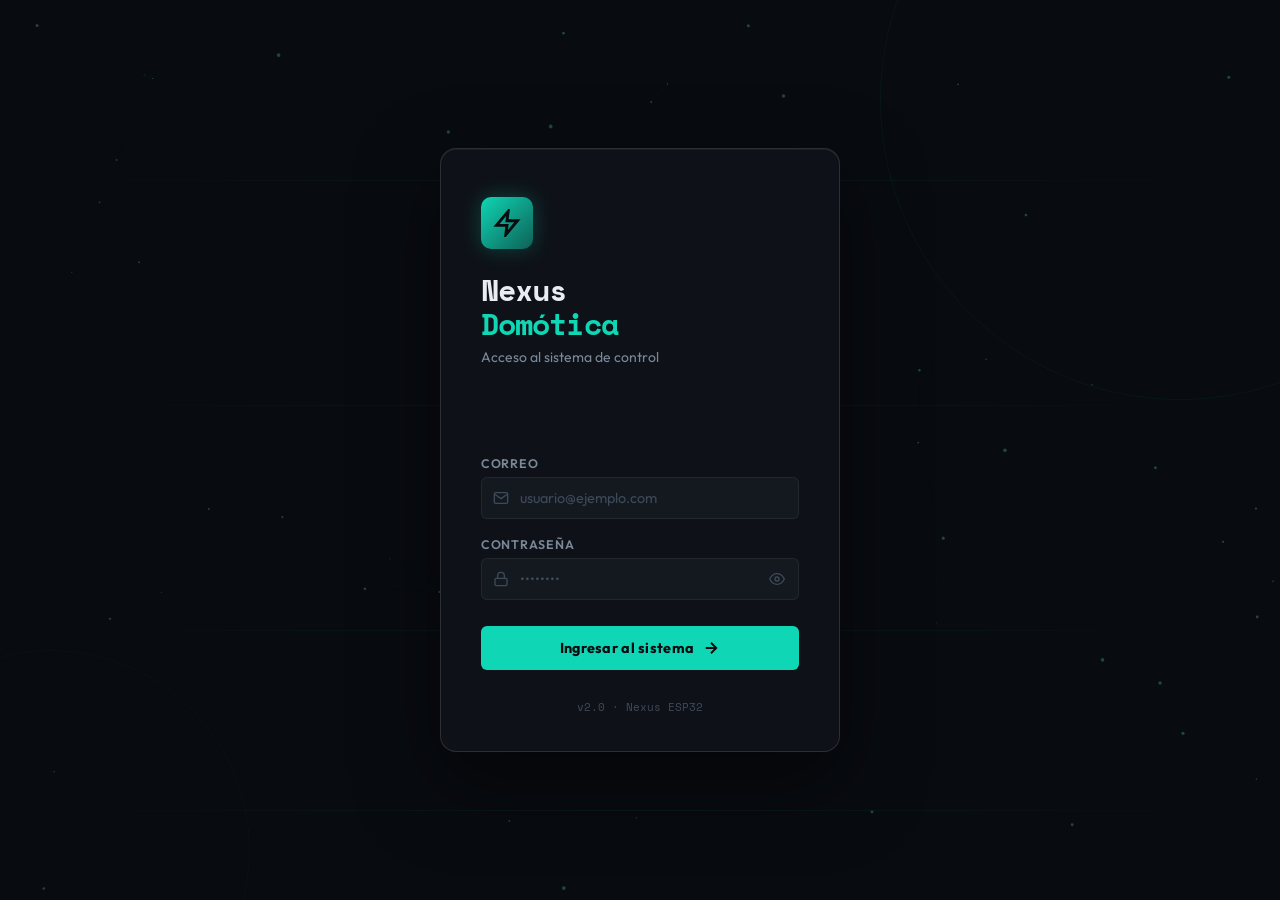
<file: index.html>
<!DOCTYPE html>
<html lang="es">

<head>
    <meta charset="UTF-8">
    <meta http-equiv="refresh" content="0; url=login.html">
    <title>Nexus Domótica</title>
    <script>window.location.replace('login.html');</script>
</head>

<body></body>

</html>
</file>
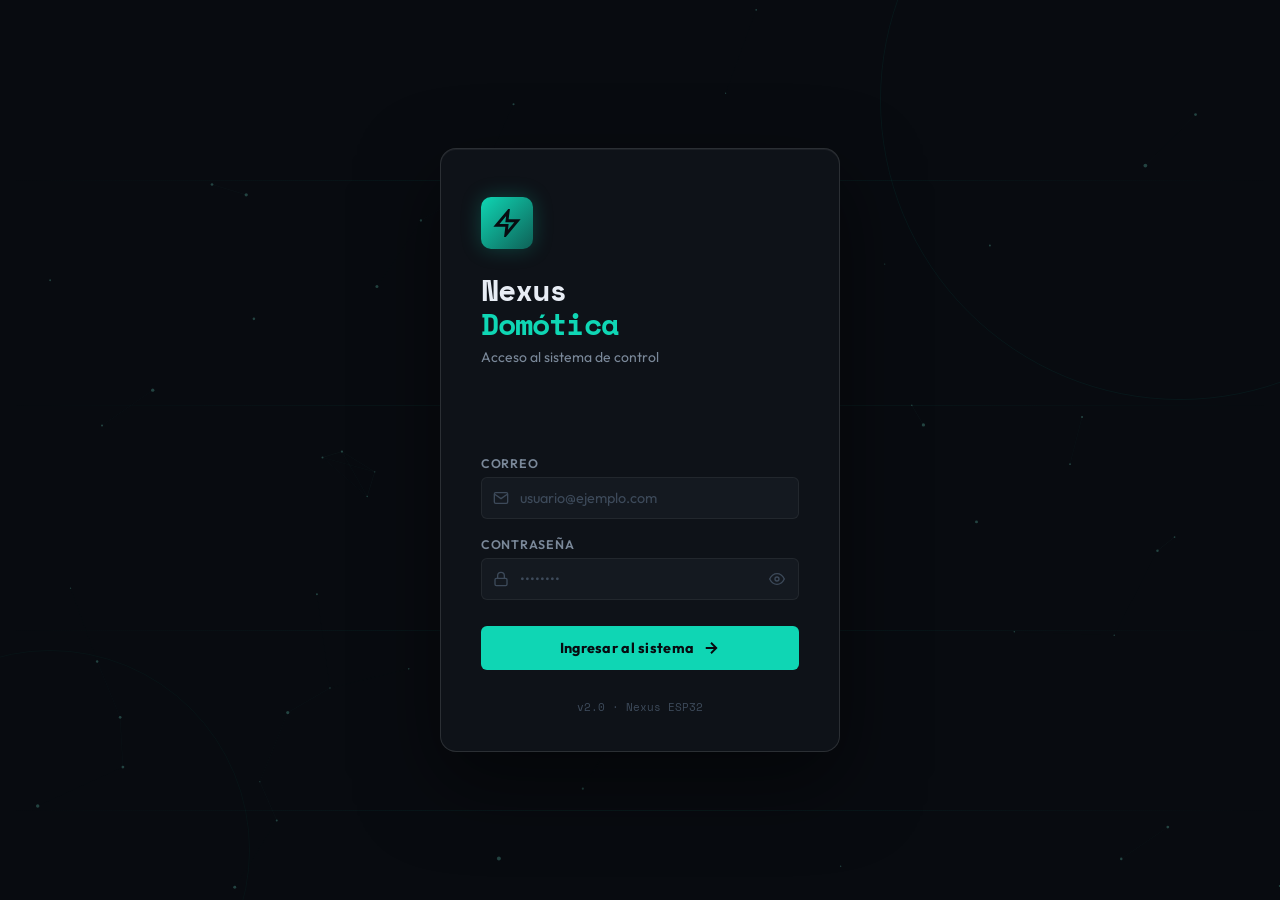
<file: login.html>
<!DOCTYPE html>
<html lang="es">

<head>
    <meta charset="UTF-8">
    <meta name="viewport" content="width=device-width, initial-scale=1.0">
    <title>Nexus Domótica — Acceso</title>
    <link rel="stylesheet" href="css/estilos.css">
    <link rel="preconnect" href="https://fonts.googleapis.com">
    <link
        href="https://fonts.googleapis.com/css2?family=Space+Mono:wght@400;700&family=Outfit:wght@300;400;500;600;700&display=swap"
        rel="stylesheet">
</head>

<body class="login-body">

    <!-- Fondo animado con nodos -->
    <canvas id="canvas-fondo" aria-hidden="true"></canvas>

    <div class="login-wrapper">
        <div class="login-deco" aria-hidden="true">
            <div class="deco-circle c1"></div>
            <div class="deco-circle c2"></div>
            <div class="deco-lines">
                <span></span><span></span><span></span><span></span>
            </div>
        </div>

        <div class="login-card">
            <div class="login-logo">
                <svg width="28" height="28" viewBox="0 0 24 24" fill="none" stroke="currentColor" stroke-width="2.5">
                    <polygon points="13 2 3 14 12 14 11 22 21 10 12 10 13 2"></polygon>
                </svg>
            </div>
            <h1 class="login-title">Nexus<br><span>Domótica</span></h1>
            <p class="login-sub">Acceso al sistema de control</p>

            <form id="form-login" class="form-login" novalidate>
                <div id="error-login" class="error-banner" role="alert" aria-live="assertive">
                    <svg width="14" height="14" viewBox="0 0 24 24" fill="none" stroke="currentColor"
                        stroke-width="2.5">
                        <circle cx="12" cy="12" r="10"></circle>
                        <line x1="12" y1="8" x2="12" y2="12"></line>
                        <line x1="12" y1="16" x2="12.01" y2="16"></line>
                    </svg>
                    <span class="error-texto">Credenciales incorrectas</span>
                </div>

                <div class="field-group">
                    <label for="correo">Correo</label>
                    <div class="field-wrap">
                        <svg class="field-icon" width="16" height="16" viewBox="0 0 24 24" fill="none"
                            stroke="currentColor" stroke-width="2">
                            <path d="M4 4h16c1.1 0 2 .9 2 2v12c0 1.1-.9 2-2 2H4c-1.1 0-2-.9-2-2V6c0-1.1.9-2 2-2z">
                            </path>
                            <polyline points="22,6 12,13 2,6"></polyline>
                        </svg>
                        <input type="email" id="correo" autocomplete="email" placeholder="usuario@ejemplo.com"
                            required />
                    </div>
                </div>

                <div class="field-group">
                    <label for="password">Contraseña</label>
                    <div class="field-wrap">
                        <svg class="field-icon" width="16" height="16" viewBox="0 0 24 24" fill="none"
                            stroke="currentColor" stroke-width="2">
                            <rect x="3" y="11" width="18" height="11" rx="2" ry="2"></rect>
                            <path d="M7 11V7a5 5 0 0 1 10 0v4"></path>
                        </svg>
                        <input type="password" id="password" autocomplete="current-password" placeholder="••••••••"
                            required />
                        <button type="button" class="toggle-pass" id="toggle-pass" aria-label="Mostrar contraseña"
                            tabindex="-1">
                            <!-- Ojo abierto (contraseña oculta) -->
                            <svg class="icon-eye-off" width="16" height="16" viewBox="0 0 24 24" fill="none" stroke="currentColor" stroke-width="2">
                                <path d="M1 12s4-8 11-8 11 8 11 8-4 8-11 8-11-8-11-8z"></path>
                                <circle cx="12" cy="12" r="3"></circle>
                            </svg>
                            <!-- Ojo cerrado (contraseña visible) -->
                            <svg class="icon-eye-on" width="16" height="16" viewBox="0 0 24 24" fill="none" stroke="currentColor" stroke-width="2" style="display:none">
                                <path d="M17.94 17.94A10.07 10.07 0 0 1 12 20c-7 0-11-8-11-8a18.45 18.45 0 0 1 5.06-5.94M9.9 4.24A9.12 9.12 0 0 1 12 4c7 0 11 8 11 8a18.5 18.5 0 0 1-2.16 3.19m-6.72-1.07a3 3 0 1 1-4.24-4.24"></path>
                                <line x1="1" y1="1" x2="23" y2="23"></line>
                            </svg>
                        </button>
                    </div>
                </div>

                <button type="submit" id="boton-ingresar" class="btn-login">
                    <span class="btn-texto">Ingresar al sistema</span>
                    <svg class="btn-arrow" width="18" height="18" viewBox="0 0 24 24" fill="none" stroke="currentColor"
                        stroke-width="2.5">
                        <line x1="5" y1="12" x2="19" y2="12"></line>
                        <polyline points="12 5 19 12 12 19"></polyline>
                    </svg>
                    <span class="btn-spinner"></span>
                </button>
            </form>

            <p class="login-version">v2.0 · Nexus ESP32</p>
        </div>
    </div>

    <script type="module" src="js/aplicacion.js"></script>
    <script>
        // Canvas de partículas
        const canvas = document.getElementById('canvas-fondo');
        const ctx = canvas.getContext('2d');
        let pts = [];
        function resize() { canvas.width = innerWidth; canvas.height = innerHeight; }
        function init() {
            pts = Array.from({ length: 60 }, () => ({
                x: Math.random() * canvas.width, y: Math.random() * canvas.height,
                vx: (Math.random() - 0.5) * 0.4, vy: (Math.random() - 0.5) * 0.4,
                r: Math.random() * 1.5 + 0.5
            }));
        }
        function draw() {
            ctx.clearRect(0, 0, canvas.width, canvas.height);
            pts.forEach(p => {
                p.x += p.vx; p.y += p.vy;
                if (p.x < 0 || p.x > canvas.width) p.vx *= -1;
                if (p.y < 0 || p.y > canvas.height) p.vy *= -1;
                ctx.beginPath(); ctx.arc(p.x, p.y, p.r, 0, Math.PI * 2);
                ctx.fillStyle = 'rgba(99,200,180,0.5)'; ctx.fill();
            });
            pts.forEach((a, i) => pts.slice(i + 1).forEach(b => {
                const d = Math.hypot(a.x - b.x, a.y - b.y);
                if (d < 120) {
                    ctx.beginPath(); ctx.moveTo(a.x, a.y); ctx.lineTo(b.x, b.y);
                    ctx.strokeStyle = `rgba(99,200,180,${0.15 * (1 - d / 120)})`; ctx.lineWidth = 0.5; ctx.stroke();
                }
            }));
            requestAnimationFrame(draw);
        }
        resize(); init(); draw();
        window.addEventListener('resize', () => { resize(); init(); });

        // Toggle password con ícono animado
        const toggleBtn = document.getElementById('toggle-pass');
        const passInput = document.getElementById('password');
        const iconOff = toggleBtn.querySelector('.icon-eye-off');
        const iconOn = toggleBtn.querySelector('.icon-eye-on');

        toggleBtn.addEventListener('click', () => {
            const isPassword = passInput.type === 'password';
            passInput.type = isPassword ? 'text' : 'password';
            iconOff.style.display = isPassword ? 'none' : '';
            iconOn.style.display = isPassword ? '' : 'none';
            toggleBtn.setAttribute('aria-label', isPassword ? 'Ocultar contraseña' : 'Mostrar contraseña');
        });
    </script>
</body>

</html>
</file>
<file: css/estilos.css>
/* =========================================================
   NEXUS DOMÓTICA — ESTILOS v2.0
   Fuentes: Space Mono (display/mono) + Outfit (UI)
   Tema: Dark industrial-tech con acentos teal
========================================================= */

/* =========================================================
   VARIABLES
========================================================= */
:root {
    /* Fondo */
    --bg-base: #080b10;
    --bg-surface: #0e1218;
    --bg-elevated: #141920;
    --bg-overlay: rgba(20, 25, 32, 0.95);

    /* Acentos */
    --teal: #0fd6b4;
    --teal-dim: rgba(15, 214, 180, 0.12);
    --teal-glow: 0 0 20px rgba(15, 214, 180, 0.25);
    --amber: #f59e0b;
    --red: #f43f5e;
    --green: #10b981;

    /* Texto */
    --txt-hi: #e8edf5;
    --txt-mid: #7a8899;
    --txt-lo: #3d4a5a;

    /* Bordes */
    --border: rgba(255, 255, 255, 0.06);
    --border-hi: rgba(255, 255, 255, 0.12);

    /* Layout */
    --sidebar-w: 220px;
    --radius-lg: 16px;
    --radius-md: 10px;
    --radius-sm: 6px;

    /* Transiciones */
    --ease: cubic-bezier(0.4, 0, 0.2, 1);
    --t-fast: 0.15s var(--ease);
    --t-mid: 0.25s var(--ease);
    --t-slow: 0.4s var(--ease);
}

/* =========================================================
   RESET
========================================================= */
*,
*::before,
*::after {
    margin: 0;
    padding: 0;
    box-sizing: border-box;
}

html {
    scroll-behavior: smooth;
}

body {
    font-family: 'Outfit', sans-serif;
    background: var(--bg-base);
    color: var(--txt-hi);
    min-height: 100vh;
    overflow-x: hidden;
    -webkit-font-smoothing: antialiased;
}

button {
    font-family: inherit;
    cursor: pointer;
}

input,
select,
textarea {
    font-family: inherit;
}

a {
    text-decoration: none;
}

/* =========================================================
   LOGIN
========================================================= */
.login-body {
    display: flex;
    min-height: 100vh;
    background: var(--bg-base);
    position: relative;
    overflow: hidden;
}

#canvas-fondo {
    position: fixed;
    inset: 0;
    z-index: 0;
    opacity: 0.6;
}

.login-wrapper {
    display: flex;
    width: 100%;
    min-height: 100vh;
    align-items: center;
    justify-content: center;
    z-index: 1;
    padding: 20px;
}

.login-deco {
    position: fixed;
    inset: 0;
    pointer-events: none;
    z-index: 0;
}

.deco-circle {
    position: absolute;
    border-radius: 50%;
    border: 1px solid var(--teal);
    opacity: 0.06;
    animation: pulso 8s ease-in-out infinite;
}

.c1 {
    width: 600px;
    height: 600px;
    top: -200px;
    right: -200px;
    animation-delay: 0s;
}

.c2 {
    width: 400px;
    height: 400px;
    bottom: -150px;
    left: -150px;
    opacity: 0.04;
    animation-delay: 4s;
}

.deco-lines {
    position: absolute;
    left: 0;
    top: 0;
    right: 0;
    bottom: 0;
    overflow: hidden;
}

.deco-lines span {
    position: absolute;
    display: block;
    height: 1px;
    background: linear-gradient(90deg, transparent, rgba(15, 214, 180, 0.08), transparent);
    width: 100%;
    animation: scan 12s linear infinite;
}

.deco-lines span:nth-child(1) {
    top: 20%;
    animation-delay: 0s;
}

.deco-lines span:nth-child(2) {
    top: 45%;
    animation-delay: 3s;
}

.deco-lines span:nth-child(3) {
    top: 70%;
    animation-delay: 6s;
}

.deco-lines span:nth-child(4) {
    top: 90%;
    animation-delay: 9s;
}

@keyframes scan {
    0% {
        transform: translateX(-100%);
        opacity: 0;
    }

    10% {
        opacity: 1;
    }

    90% {
        opacity: 1;
    }

    100% {
        transform: translateX(100%);
        opacity: 0;
    }
}

@keyframes pulso {

    0%,
    100% {
        transform: scale(1);
    }

    50% {
        transform: scale(1.05);
    }
}

.login-card {
    position: relative;
    z-index: 2;
    background: var(--bg-surface);
    border: 1px solid var(--border-hi);
    border-radius: var(--radius-lg);
    padding: 48px 40px 36px;
    width: 100%;
    max-width: 400px;
    box-shadow: 0 30px 80px rgba(0, 0, 0, 0.5), inset 0 1px 0 rgba(255, 255, 255, 0.06);
    animation: slideUp 0.5s var(--ease) both;
}

@keyframes slideUp {
    from {
        opacity: 0;
        transform: translateY(20px);
    }

    to {
        opacity: 1;
        transform: translateY(0);
    }
}

.login-logo {
    width: 52px;
    height: 52px;
    background: linear-gradient(135deg, var(--teal), rgba(15, 214, 180, 0.4));
    border-radius: var(--radius-md);
    display: flex;
    align-items: center;
    justify-content: center;
    margin-bottom: 24px;
    color: var(--bg-base);
    box-shadow: var(--teal-glow);
}

.login-title {
    font-family: 'Space Mono', monospace;
    font-size: 1.9rem;
    font-weight: 700;
    line-height: 1.1;
    margin-bottom: 8px;
    letter-spacing: -0.03em;
}

.login-title span {
    color: var(--teal);
}

.login-sub {
    font-size: 0.875rem;
    color: var(--txt-mid);
    margin-bottom: 32px;
}

/* Formulario login */
.form-login {
    display: flex;
    flex-direction: column;
    gap: 18px;
}

.field-group {
    display: flex;
    flex-direction: column;
    gap: 6px;
}

.field-group label {
    font-size: 0.78rem;
    font-weight: 600;
    color: var(--txt-mid);
    letter-spacing: 0.06em;
    text-transform: uppercase;
}

.campo-opcional {
    font-weight: 400;
    text-transform: none;
    letter-spacing: 0;
    font-size: 0.75rem;
    color: var(--txt-lo);
}

.field-wrap {
    position: relative;
    display: flex;
    align-items: center;
}

.field-icon {
    position: absolute;
    left: 12px;
    color: var(--txt-lo);
    pointer-events: none;
    flex-shrink: 0;
}

.field-wrap input,
.field-wrap select {
    width: 100%;
    background: var(--bg-elevated);
    border: 1px solid var(--border);
    border-radius: var(--radius-sm);
    padding: 11px 12px 11px 38px;
    color: var(--txt-hi);
    font-size: 0.9rem;
    transition: var(--t-fast);
}

.field-wrap input:focus,
.field-wrap select:focus {
    outline: none;
    border-color: var(--teal);
    background: rgba(15, 214, 180, 0.04);
    box-shadow: 0 0 0 3px rgba(15, 214, 180, 0.1);
}

.field-wrap input::placeholder {
    color: var(--txt-lo);
}

.toggle-pass {
    position: absolute;
    right: 10px;
    background: none;
    border: none;
    color: var(--txt-lo);
    padding: 4px;
    display: flex;
    align-items: center;
    transition: color var(--t-fast);
}

.toggle-pass:hover {
    color: var(--teal);
}

.error-banner {
    display: flex;
    align-items: center;
    gap: 8px;
    background: rgba(244, 63, 94, 0.08);
    border: 1px solid rgba(244, 63, 94, 0.2);
    border-radius: var(--radius-sm);
    padding: 10px 14px;
    font-size: 0.85rem;
    color: #fb7185;
    opacity: 0;
    transition: opacity 0.3s var(--ease);
}

.error-banner.visible {
    opacity: 1;
}

/* Botón login */
.btn-login {
    display: flex;
    align-items: center;
    justify-content: center;
    gap: 8px;
    margin-top: 8px;
    padding: 13px 20px;
    background: var(--teal);
    color: var(--bg-base);
    border: none;
    border-radius: var(--radius-sm);
    font-size: 0.9rem;
    font-weight: 700;
    letter-spacing: 0.02em;
    transition: var(--t-fast);
    position: relative;
    overflow: hidden;
}

.btn-login::before {
    content: '';
    position: absolute;
    inset: 0;
    background: rgba(255, 255, 255, 0);
    transition: background var(--t-fast);
}

.btn-login:hover {
    transform: translateY(-1px);
    box-shadow: var(--teal-glow);
}

.btn-login:hover::before {
    background: rgba(255, 255, 255, 0.08);
}

.btn-login:active {
    transform: translateY(0);
}

.btn-login .btn-arrow {
    transition: transform var(--t-fast);
}

.btn-login:hover .btn-arrow {
    transform: translateX(3px);
}

/* Estado loading botón */
.btn-login.cargando .btn-texto,
.btn-login.cargando .btn-arrow {
    display: none;
}

.btn-login.cargando .btn-spinner {
    display: inline-block;
}

.btn-spinner {
    display: none;
    width: 18px;
    height: 18px;
    border: 2px solid rgba(8, 11, 16, 0.3);
    border-top-color: var(--bg-base);
    border-radius: 50%;
    animation: spin 0.8s linear infinite;
}

.login-version {
    margin-top: 28px;
    text-align: center;
    font-family: 'Space Mono', monospace;
    font-size: 0.7rem;
    color: var(--txt-lo);
}

/* =========================================================
   LAYOUT DASHBOARD (sidebar + main)
========================================================= */
.dashboard-body {
    display: flex;
    min-height: 100vh;
}

/* === SIDEBAR === */
.sidebar {
    width: var(--sidebar-w);
    background: var(--bg-surface);
    border-right: 1px solid var(--border);
    display: flex;
    flex-direction: column;
    position: fixed;
    top: 0;
    left: 0;
    bottom: 0;
    z-index: 50;
    padding: 0 0 16px;
}

.sidebar-brand {
    display: flex;
    align-items: center;
    gap: 12px;
    padding: 20px 20px 16px;
    border-bottom: 1px solid var(--border);
    margin-bottom: 12px;
}

.brand-icon {
    width: 36px;
    height: 36px;
    background: var(--teal);
    color: var(--bg-base);
    border-radius: var(--radius-sm);
    display: flex;
    align-items: center;
    justify-content: center;
    flex-shrink: 0;
    box-shadow: 0 0 12px rgba(15, 214, 180, 0.3);
}

.brand-name {
    font-family: 'Space Mono', monospace;
    font-size: 1rem;
    font-weight: 700;
    color: var(--txt-hi);
    letter-spacing: 0.05em;
}

.sidebar-nav {
    flex: 1;
    padding: 0 10px;
    display: flex;
    flex-direction: column;
    gap: 4px;
}

.nav-item {
    display: flex;
    align-items: center;
    gap: 10px;
    padding: 10px 12px;
    border-radius: var(--radius-sm);
    color: var(--txt-mid);
    font-size: 0.875rem;
    font-weight: 500;
    transition: var(--t-fast);
    position: relative;
}

.nav-item:hover {
    color: var(--txt-hi);
    background: var(--border);
}

.nav-item.active {
    color: var(--teal);
    background: var(--teal-dim);
}

.nav-item.active::before {
    content: '';
    position: absolute;
    left: 0;
    top: 6px;
    bottom: 6px;
    width: 3px;
    background: var(--teal);
    border-radius: 0 2px 2px 0;
}

.sidebar-bottom {
    padding: 12px 16px 0;
    border-top: 1px solid var(--border);
    display: flex;
    flex-direction: column;
    gap: 10px;
}

/* Status WebSocket */
.ws-status {
    display: flex;
    align-items: center;
    gap: 8px;
    padding: 8px 10px;
    background: var(--bg-elevated);
    border-radius: var(--radius-sm);
    border: 1px solid var(--border);
}

.ws-dot {
    width: 7px;
    height: 7px;
    border-radius: 50%;
    background: var(--txt-lo);
    flex-shrink: 0;
    transition: background var(--t-mid);
}

.ws-label {
    font-size: 0.75rem;
    color: var(--txt-mid);
    transition: color var(--t-mid);
}

.ws-status.conectado .ws-dot {
    background: var(--teal);
    box-shadow: 0 0 6px var(--teal);
}

.ws-status.conectado .ws-label {
    color: var(--teal);
}

.ws-status.desconectado .ws-dot {
    background: var(--red);
}

.ws-status.desconectado .ws-label {
    color: #fb7185;
}

/* Usuario mini */
.usuario-mini {
    display: flex;
    align-items: center;
    gap: 10px;
}

.usuario-avatar {
    width: 30px;
    height: 30px;
    background: linear-gradient(135deg, var(--teal), rgba(15, 214, 180, 0.4));
    border-radius: 50%;
    display: flex;
    align-items: center;
    justify-content: center;
    font-family: 'Space Mono', monospace;
    font-size: 0.7rem;
    font-weight: 700;
    color: var(--bg-base);
    flex-shrink: 0;
}

.usuario-nombre {
    font-size: 0.82rem;
    color: var(--txt-mid);
    white-space: nowrap;
    overflow: hidden;
    text-overflow: ellipsis;
    max-width: 110px;
}

.btn-logout {
    align-self: flex-start;
    background: none;
    border: 1px solid var(--border);
    color: var(--txt-mid);
    width: 32px;
    height: 32px;
    border-radius: var(--radius-sm);
    display: flex;
    align-items: center;
    justify-content: center;
    transition: var(--t-fast);
    margin-left: auto;
    margin-top: -40px;
}

.btn-logout:hover {
    background: rgba(244, 63, 94, 0.1);
    border-color: var(--red);
    color: #fb7185;
}

/* Botón cerrar sidebar en móvil */
.sidebar-close {
    display: none;
    background: none;
    border: none;
    color: var(--txt-mid);
    cursor: pointer;
    padding: 4px;
    margin-left: auto;
    transition: color var(--t-fast);
}

.sidebar-close:hover {
    color: var(--txt-hi);
}

/* Overlay oscuro al abrir sidebar en móvil */
.sidebar-overlay {
    display: none;
    position: fixed;
    inset: 0;
    background: rgba(0, 0, 0, 0.6);
    backdrop-filter: blur(2px);
    z-index: 49;
    opacity: 0;
    transition: opacity var(--t-mid);
}

.sidebar-overlay.visible {
    opacity: 1;
}

/* Botón hamburger */
.hamburger {
    display: none;
    background: none;
    border: 1px solid var(--border);
    color: var(--txt-mid);
    width: 38px;
    height: 38px;
    border-radius: var(--radius-sm);
    align-items: center;
    justify-content: center;
    cursor: pointer;
    transition: var(--t-fast);
    flex-shrink: 0;
}

.hamburger:hover {
    border-color: var(--teal);
    color: var(--teal);
}

/* Header left con hamburger */
.header-left {
    display: flex;
    align-items: center;
    gap: 14px;
}

/* === MAIN CONTENT === */
.main-content {
    margin-left: var(--sidebar-w);
    flex: 1;
    padding: 32px 40px;
    min-height: 100vh;
}

.page-header {
    display: flex;
    align-items: flex-start;
    justify-content: space-between;
    margin-bottom: 32px;
    gap: 16px;
}

.page-title {
    font-family: 'Space Mono', monospace;
    font-size: 1.6rem;
    font-weight: 700;
    letter-spacing: -0.02em;
    color: var(--txt-hi);
}

.page-subtitle {
    font-size: 0.875rem;
    color: var(--txt-mid);
    margin-top: 4px;
}

.clock {
    font-family: 'Space Mono', monospace;
    font-size: 1.1rem;
    color: var(--teal);
    background: var(--teal-dim);
    border: 1px solid rgba(15, 214, 180, 0.15);
    padding: 8px 16px;
    border-radius: var(--radius-sm);
    letter-spacing: 0.08em;
}

/* =========================================================
   RELÉS — PANEL PRINCIPAL
========================================================= */
.contenedor-reles {
    display: flex;
    flex-direction: column;
    gap: 32px;
}

.grupo-dispositivo {
    animation: fadeIn 0.4s var(--ease) both;
}

@keyframes fadeIn {
    from {
        opacity: 0;
        transform: translateY(10px);
    }

    to {
        opacity: 1;
        transform: translateY(0);
    }
}

.grupo-header {
    display: flex;
    align-items: center;
    justify-content: space-between;
    margin-bottom: 16px;
    padding-bottom: 12px;
    border-bottom: 1px solid var(--border);
}

.grupo-titulo {
    display: flex;
    align-items: center;
    gap: 10px;
}

.grupo-titulo h2 {
    font-family: 'Space Mono', monospace;
    font-size: 0.9rem;
    font-weight: 700;
    color: var(--txt-mid);
    letter-spacing: 0.08em;
    text-transform: uppercase;
}

.badge-conexion {
    font-size: 0.72rem;
    font-weight: 600;
    padding: 4px 10px;
    border-radius: 20px;
    letter-spacing: 0.04em;
}

.badge-conexion.en-linea {
    background: rgba(16, 185, 129, 0.1);
    color: #34d399;
    border: 1px solid rgba(16, 185, 129, 0.2);
}

.badge-conexion.fuera-linea {
    background: rgba(244, 63, 94, 0.08);
    color: #fb7185;
    border: 1px solid rgba(244, 63, 94, 0.15);
}

.grid-reles {
    display: grid;
    grid-template-columns: repeat(auto-fill, minmax(260px, 1fr));
    gap: 16px;
}

/* Tarjeta relé */
.tarjeta-rele {
    background: var(--bg-surface);
    border: 1px solid var(--border);
    border-radius: var(--radius-md);
    padding: 20px;
    position: relative;
    overflow: hidden;
    transition: transform var(--t-mid), border-color var(--t-mid), box-shadow var(--t-mid);
    cursor: default;
}

.tarjeta-rele::after {
    content: '';
    position: absolute;
    inset: 0;
    border-radius: var(--radius-md);
    opacity: 0;
    transition: opacity var(--t-mid);
    background: radial-gradient(circle at 50% 0%, rgba(15, 214, 180, 0.05), transparent 60%);
    pointer-events: none; /* No interceptar clicks del toggle button */
}

.tarjeta-rele:hover {
    transform: translateY(-3px);
    border-color: var(--border-hi);
    box-shadow: 0 12px 30px rgba(0, 0, 0, 0.3);
}

.tarjeta-rele.encendido {
    border-color: rgba(15, 214, 180, 0.25);
}

.tarjeta-rele.encendido::after {
    opacity: 1;
}

.tarjeta-rele.encendido::before {
    content: '';
    position: absolute;
    top: 0;
    left: 0;
    right: 0;
    height: 2px;
    background: linear-gradient(90deg, transparent, var(--teal), transparent);
    pointer-events: none; /* No interceptar clicks */
}

.tarjeta-header {
    display: flex;
    justify-content: space-between;
    align-items: center;
    margin-bottom: 14px;
}

.icono-rele {
    font-size: 1.3rem;
    width: 40px;
    height: 40px;
    background: var(--bg-elevated);
    border: 1px solid var(--border);
    border-radius: var(--radius-sm);
    display: flex;
    align-items: center;
    justify-content: center;
}

.pin-badge {
    font-family: 'Space Mono', monospace;
    font-size: 0.68rem;
    color: var(--txt-lo);
    background: var(--bg-elevated);
    border: 1px solid var(--border);
    padding: 3px 8px;
    border-radius: 4px;
}

.nombre-rele {
    font-size: 0.97rem;
    font-weight: 600;
    color: var(--txt-hi);
    margin-bottom: 4px;
}

.desc-rele {
    font-size: 0.8rem;
    color: var(--txt-mid);
    line-height: 1.5;
    margin-bottom: 18px;
}

.tarjeta-footer {
    display: flex;
    align-items: center;
    justify-content: space-between;
    padding: 10px 14px;
    background: var(--bg-elevated);
    border-radius: var(--radius-sm);
    border: 1px solid var(--border);
}

.estado-texto {
    font-size: 0.8rem;
    font-weight: 600;
    color: var(--txt-mid);
    font-family: 'Space Mono', monospace;
    letter-spacing: 0.04em;
    transition: color var(--t-fast);
}

.tarjeta-rele.encendido .estado-texto {
    color: var(--teal);
}

/* Toggle switch */
.toggle-btn {
    appearance: none;
    -webkit-appearance: none;
    border: none;
    outline: none;
    cursor: pointer;
    width: 46px;
    height: 26px;
    border-radius: 13px;
    background: var(--bg-base);
    border: 1px solid var(--border-hi);
    position: relative;
    z-index: 1; /* Siempre encima de los overlays decorativos de la tarjeta */
    transition: background var(--t-mid), border-color var(--t-mid), box-shadow var(--t-mid);
}

.toggle-thumb {
    position: absolute;
    top: 3px;
    left: 3px;
    width: 18px;
    height: 18px;
    background: var(--txt-lo);
    border-radius: 50%;
    transition: transform var(--t-mid), background var(--t-mid);
}

.toggle-btn.activo {
    background: var(--teal);
    border-color: var(--teal);
    box-shadow: 0 0 12px rgba(15, 214, 180, 0.3);
}

.toggle-btn.activo .toggle-thumb {
    transform: translateX(20px);
    background: var(--bg-base);
}

.toggle-btn.cargando {
    opacity: 0.5;
    pointer-events: none;
}

.toggle-btn.cargando .toggle-thumb {
    background: transparent;
    border: 2px solid rgba(255, 255, 255, 0.5);
    border-top-color: transparent;
    animation: spin 0.8s linear infinite;
}

/* Estado vacío */
.vacio {
    text-align: center;
    padding: 60px 20px;
    color: var(--txt-mid);
    background: var(--bg-surface);
    border: 1px dashed var(--border-hi);
    border-radius: var(--radius-md);
    font-size: 0.9rem;
}

/* =========================================================
   ADMIN — TABS
========================================================= */
.admin-tabs {
    display: flex;
    gap: 4px;
    background: var(--bg-surface);
    border: 1px solid var(--border);
    border-radius: var(--radius-md);
    padding: 4px;
    margin-bottom: 24px;
    width: fit-content;
}

.tab-btn {
    display: flex;
    align-items: center;
    gap: 8px;
    padding: 9px 18px;
    background: transparent;
    border: none;
    border-radius: var(--radius-sm);
    color: var(--txt-mid);
    font-size: 0.875rem;
    font-weight: 500;
    transition: var(--t-fast);
}

.tab-btn:hover {
    color: var(--txt-hi);
}

.tab-btn.active {
    background: var(--bg-elevated);
    color: var(--teal);
    border: 1px solid var(--border-hi);
}

.tab-panel {
    display: none;
    animation: fadeIn 0.3s var(--ease) both;
}

.tab-panel.active {
    display: block;
}

/* =========================================================
   ADMIN — PANEL HEADER + BOTÓN ACCIÓN
========================================================= */
.panel-header {
    display: flex;
    align-items: center;
    justify-content: space-between;
    margin-bottom: 16px;
}

.panel-title {
    font-family: 'Space Mono', monospace;
    font-size: 1rem;
    font-weight: 700;
    color: var(--txt-hi);
    letter-spacing: -0.01em;
}

.btn-accion {
    display: flex;
    align-items: center;
    gap: 6px;
    padding: 8px 16px;
    background: var(--teal);
    color: var(--bg-base);
    border: none;
    border-radius: var(--radius-sm);
    font-size: 0.82rem;
    font-weight: 700;
    transition: var(--t-fast);
}

.btn-accion:hover {
    opacity: 0.88;
    box-shadow: var(--teal-glow);
}

/* =========================================================
   ADMIN — FORM CARD
========================================================= */
.form-card {
    background: var(--bg-surface);
    border: 1px solid var(--border-hi);
    border-radius: var(--radius-md);
    padding: 24px;
    margin-bottom: 20px;
    animation: slideDown 0.25s var(--ease) both;
}

@keyframes slideDown {
    from {
        opacity: 0;
        transform: translateY(-8px);
    }

    to {
        opacity: 1;
        transform: translateY(0);
    }
}

.form-card-title {
    display: flex;
    align-items: center;
    gap: 8px;
    font-size: 0.875rem;
    font-weight: 600;
    color: var(--txt-mid);
    margin-bottom: 20px;
    padding-bottom: 14px;
    border-bottom: 1px solid var(--border);
}

.form-grid {
    display: grid;
    grid-template-columns: repeat(auto-fill, minmax(220px, 1fr));
    gap: 16px;
    margin-bottom: 20px;
}

/* Inputs sin ícono (dentro de form-card) */
.form-card .field-group input,
.form-card .field-group select {
    width: 100%;
    background: var(--bg-elevated);
    border: 1px solid var(--border);
    border-radius: var(--radius-sm);
    padding: 10px 12px;
    color: var(--txt-hi);
    font-size: 0.875rem;
    transition: var(--t-fast);
}

.form-card .field-group input:focus,
.form-card .field-group select:focus {
    outline: none;
    border-color: var(--teal);
    box-shadow: 0 0 0 3px rgba(15, 214, 180, 0.1);
}

.form-card .field-group input::placeholder {
    color: var(--txt-lo);
}

.form-card .field-group select {
    color: var(--txt-hi);
}

.form-card .field-group select option {
    background: var(--bg-elevated);
}

.form-actions {
    display: flex;
    gap: 10px;
    justify-content: flex-end;
}

.btn-cancelar {
    padding: 9px 18px;
    background: transparent;
    border: 1px solid var(--border-hi);
    color: var(--txt-mid);
    border-radius: var(--radius-sm);
    font-size: 0.85rem;
    transition: var(--t-fast);
}

.btn-cancelar:hover {
    color: var(--txt-hi);
    background: var(--border);
}

.btn-guardar {
    display: flex;
    align-items: center;
    gap: 8px;
    padding: 9px 20px;
    background: var(--teal);
    color: var(--bg-base);
    border: none;
    border-radius: var(--radius-sm);
    font-size: 0.85rem;
    font-weight: 700;
    transition: var(--t-fast);
    position: relative;
}

.btn-guardar:hover {
    opacity: 0.88;
}

.btn-guardar.cargando .btn-texto {
    display: none;
}

.btn-guardar.cargando .btn-spinner {
    display: inline-block;
}

.btn-guardar .btn-spinner {
    display: none;
    width: 16px;
    height: 16px;
    border: 2px solid rgba(8, 11, 16, 0.3);
    border-top-color: var(--bg-base);
    border-radius: 50%;
    animation: spin 0.8s linear infinite;
}

.form-msg {
    margin-top: 12px;
    font-size: 0.82rem;
    min-height: 20px;
    transition: opacity 0.3s;
}

.form-msg.ok {
    color: var(--teal);
}

.form-msg.err {
    color: #fb7185;
}

/* =========================================================
   TABLA ADMIN
========================================================= */
.tabla-wrap {
    background: var(--bg-surface);
    border: 1px solid var(--border);
    border-radius: var(--radius-md);
    overflow: hidden;
    overflow-x: auto; /* Scroll horizontal en tablas en móvil */
}

.tabla-loading {
    display: flex;
    align-items: center;
    justify-content: center;
    gap: 10px;
    padding: 40px;
    color: var(--txt-mid);
    font-size: 0.875rem;
}

.spinner-tabla {
    width: 18px;
    height: 18px;
    border: 2px solid var(--border-hi);
    border-top-color: var(--teal);
    border-radius: 50%;
    animation: spin 0.8s linear infinite;
    display: inline-block;
}

table {
    width: 100%;
    border-collapse: collapse;
}

thead tr {
    border-bottom: 1px solid var(--border);
}

thead th {
    padding: 12px 16px;
    text-align: left;
    font-family: 'Space Mono', monospace;
    font-size: 0.7rem;
    font-weight: 700;
    color: var(--txt-lo);
    letter-spacing: 0.08em;
    text-transform: uppercase;
    white-space: nowrap;
}

tbody tr {
    border-bottom: 1px solid var(--border);
    transition: background var(--t-fast);
}

tbody tr:last-child {
    border-bottom: none;
}

tbody tr:hover {
    background: rgba(255, 255, 255, 0.02);
}

tbody td {
    padding: 12px 16px;
    font-size: 0.85rem;
    color: var(--txt-hi);
    vertical-align: middle;
}

/* Pills / badges de tabla */
.pill {
    display: inline-flex;
    align-items: center;
    padding: 3px 10px;
    border-radius: 20px;
    font-size: 0.72rem;
    font-weight: 600;
    letter-spacing: 0.04em;
}

.pill-admin {
    background: rgba(99, 102, 241, 0.12);
    color: #a5b4fc;
    border: 1px solid rgba(99, 102, 241, 0.2);
}

.pill-usuario {
    background: var(--teal-dim);
    color: var(--teal);
    border: 1px solid rgba(15, 214, 180, 0.2);
}

.pill-lectura {
    background: rgba(245, 158, 11, 0.1);
    color: var(--amber);
    border: 1px solid rgba(245, 158, 11, 0.2);
}

.pill-activo {
    background: rgba(16, 185, 129, 0.1);
    color: #34d399;
    border: 1px solid rgba(16, 185, 129, 0.2);
}

.pill-inactivo {
    background: rgba(244, 63, 94, 0.08);
    color: #fb7185;
    border: 1px solid rgba(244, 63, 94, 0.15);
}

.pill-online {
    background: rgba(16, 185, 129, 0.1);
    color: #34d399;
    border: 1px solid rgba(16, 185, 129, 0.2);
}

.pill-offline {
    background: rgba(100, 116, 139, 0.1);
    color: var(--txt-mid);
    border: 1px solid var(--border);
}

.pill-pin {
    background: var(--bg-elevated);
    color: var(--txt-mid);
    border: 1px solid var(--border);
    font-family: 'Space Mono', monospace;
    font-size: 0.68rem;
}

/* Botones de acción en tabla */
.btn-tabla {
    background: none;
    border: 1px solid var(--border);
    color: var(--txt-mid);
    width: 28px;
    height: 28px;
    border-radius: var(--radius-sm);
    display: inline-flex;
    align-items: center;
    justify-content: center;
    transition: var(--t-fast);
}

.btn-tabla:hover {
    border-color: var(--red);
    color: #fb7185;
    background: rgba(244, 63, 94, 0.08);
}

.tabla-vacia {
    text-align: center;
    padding: 40px;
    color: var(--txt-mid);
    font-size: 0.875rem;
}

/* =========================================================
   MODAL
========================================================= */
.modal-overlay {
    position: fixed;
    inset: 0;
    background: rgba(8, 11, 16, 0.85);
    backdrop-filter: blur(4px);
    z-index: 200;
    display: flex;
    align-items: center;
    justify-content: center;
    animation: fadeIn 0.2s var(--ease);
}

.modal-card {
    background: var(--bg-elevated);
    border: 1px solid var(--border-hi);
    border-radius: var(--radius-lg);
    padding: 32px;
    max-width: 360px;
    width: 90%;
    text-align: center;
    box-shadow: 0 20px 60px rgba(0, 0, 0, 0.5);
    animation: slideUp 0.3s var(--ease);
}

.modal-icon {
    width: 56px;
    height: 56px;
    background: rgba(244, 63, 94, 0.1);
    border: 1px solid rgba(244, 63, 94, 0.2);
    border-radius: 50%;
    display: flex;
    align-items: center;
    justify-content: center;
    color: #fb7185;
    margin: 0 auto 16px;
}

.modal-card h3 {
    font-family: 'Space Mono', monospace;
    font-size: 1rem;
    font-weight: 700;
    margin-bottom: 8px;
}

.modal-desc {
    font-size: 0.85rem;
    color: var(--txt-mid);
    margin-bottom: 24px;
}

.modal-actions {
    display: flex;
    gap: 10px;
    justify-content: center;
}

.btn-eliminar {
    padding: 9px 20px;
    background: var(--red);
    color: white;
    border: none;
    border-radius: var(--radius-sm);
    font-size: 0.85rem;
    font-weight: 700;
    transition: var(--t-fast);
}

.btn-eliminar:hover {
    opacity: 0.85;
}

/* =========================================================
   TOASTS
========================================================= */
.toast {
    position: fixed;
    bottom: 24px;
    right: 24px;
    background: var(--bg-elevated);
    color: var(--txt-hi);
    padding: 12px 20px 12px 16px;
    border-radius: var(--radius-sm);
    border: 1px solid var(--border-hi);
    box-shadow: 0 8px 24px rgba(0, 0, 0, 0.4);
    font-size: 0.875rem;
    font-weight: 500;
    display: flex;
    align-items: center;
    gap: 10px;
    transform: translateY(80px);
    opacity: 0;
    transition: transform var(--t-slow), opacity var(--t-slow);
    z-index: 1000;
    max-width: 320px;
}

.toast.visible {
    transform: translateY(0);
    opacity: 1;
}

.toast-success {
    border-left: 3px solid var(--teal);
}

.toast-error {
    border-left: 3px solid var(--red);
}

.toast-info {
    border-left: 3px solid var(--amber);
}

/* =========================================================
   ANIMATIONS & UTILS
========================================================= */
@keyframes spin {
    to {
        transform: rotate(360deg);
    }
}

/* Campo contraseña con ojo — admin forms */
.pass-wrap {
    position: relative;
    display: flex;
    align-items: center;
}

.pass-wrap input {
    width: 100%;
    padding-right: 38px !important;
}

.toggle-pass-admin {
    position: absolute;
    right: 10px;
    background: none;
    border: none;
    color: var(--txt-lo);
    padding: 4px;
    display: flex;
    align-items: center;
    cursor: pointer;
    transition: color var(--t-fast);
}

.toggle-pass-admin:hover {
    color: var(--teal);
}

/* =========================================================
   RESPONSIVE
========================================================= */
@media (max-width: 768px) {
    :root {
        --sidebar-w: 0px;
    }

    .sidebar {
        transform: translateX(-100%);
        transition: transform var(--t-mid);
        width: 240px;
        z-index: 50;
    }

    .sidebar.open {
        transform: translateX(0);
    }

    .sidebar-close {
        display: flex;
        align-items: center;
        justify-content: center;
    }

    .sidebar-overlay {
        display: block;
    }

    .hamburger {
        display: flex;
    }

    .main-content {
        margin-left: 0;
        padding: 20px 16px;
    }

    .page-header {
        flex-direction: column;
        align-items: flex-start;
        gap: 12px;
        margin-bottom: 20px;
    }

    .header-actions {
        width: 100%;
    }

    .clock {
        font-size: 0.9rem;
        padding: 6px 12px;
        width: 100%;
        text-align: center;
    }

    .page-title {
        font-size: 1.2rem;
    }

    /* Grid relés — 1 columna en móvil */
    .grid-reles {
        grid-template-columns: 1fr;
    }

    /* Tarjeta relé más compacta */
    .tarjeta-rele {
        padding: 16px;
    }

    /* Admin tabs scrolleables en móvil */
    .admin-tabs {
        overflow-x: auto;
        -webkit-overflow-scrolling: touch;
        flex-wrap: nowrap;
        width: 100%;
        padding-bottom: 2px;
    }

    .tab-btn {
        flex-shrink: 0;
        white-space: nowrap;
    }

    /* Formularios en 1 columna */
    .form-grid {
        grid-template-columns: 1fr;
    }

    .form-grid .field-group[style*="grid-column"] {
        grid-column: 1 !important;
    }

    /* Tablas con scroll horizontal */
    table {
        min-width: 500px;
    }

    /* Modal más ancho en móvil */
    .modal-card {
        padding: 24px 20px;
    }

    /* Toasts en móvil */
    .toast {
        bottom: 16px;
        right: 16px;
        left: 16px;
        max-width: none;
    }

    /* Brand name en sidebar */
    .brand-name {
        flex: 1;
    }
}
::-webkit-scrollbar {
    width: 6px;
}

::-webkit-scrollbar-track {
    background: var(--bg-base);
}

::-webkit-scrollbar-thumb {
    background: var(--border-hi);
    border-radius: 3px;
}

::-webkit-scrollbar-thumb:hover {
    background: var(--txt-lo);
}

@media (max-width: 500px) {
    .login-card {
        padding: 32px 24px 28px;
        border-radius: var(--radius-md);
    }

    .login-title {
        font-size: 1.6rem;
    }

    .grid-reles {
        grid-template-columns: 1fr;
    }

    .form-actions {
        flex-direction: column;
    }

    .btn-cancelar,
    .btn-guardar {
        width: 100%;
        justify-content: center;
    }
}
</file>
